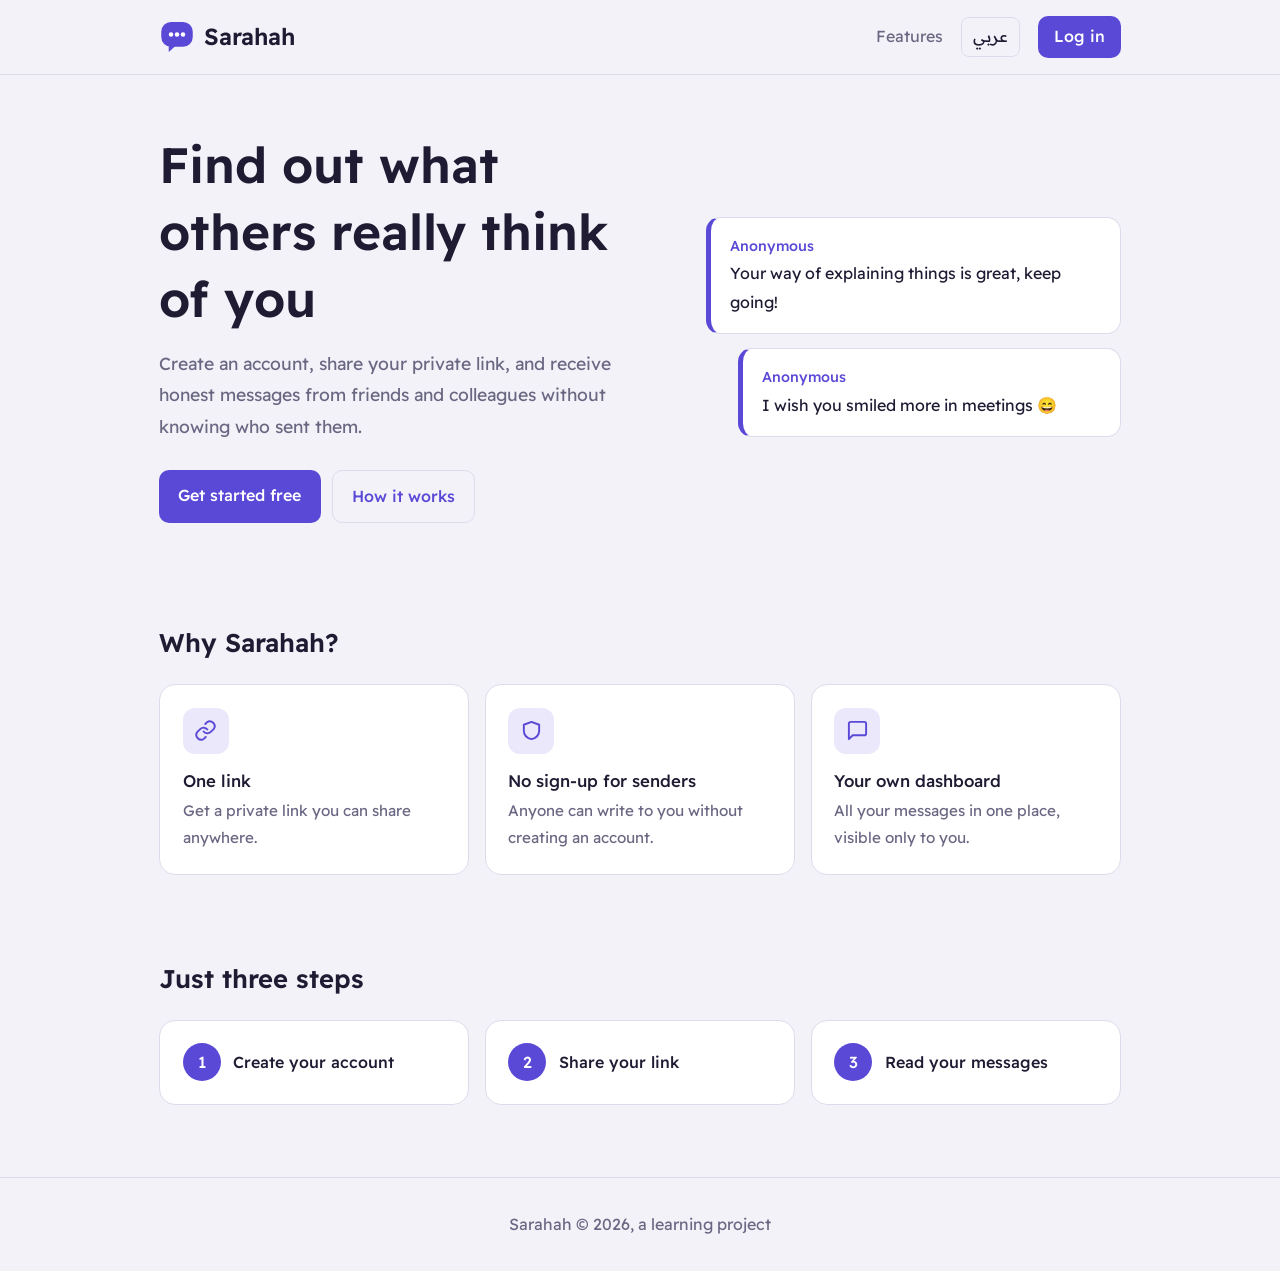
<file: frontend/index.html>
<!DOCTYPE html>
<html lang="ar" dir="rtl">
<head>
<meta charset="utf-8">
<meta name="viewport" content="width=device-width, initial-scale=1">
<title>صراحة | Sarahah</title>
<link rel="icon" href="logo.svg">
<link rel="preconnect" href="https://fonts.googleapis.com">
<link rel="preconnect" href="https://fonts.gstatic.com" crossorigin>
<link href="https://fonts.googleapis.com/css2?family=Readex+Pro:wght@400;500;600&display=swap" rel="stylesheet">
<link rel="stylesheet" href="style.css?v=5">
</head>
<body>

<header id="site-header"></header>

<main>
  <section class="hero">
    <div>
      <h1 data-i18n="hero_t"></h1>
      <p data-i18n="hero_s"></p>
      <div class="cta">
        <a class="btn" href="login.html?m=register" data-i18n="cta1"></a>
        <a class="btn ghost" href="#how" data-i18n="cta2"></a>
      </div>
    </div>
    <div class="bubbles" aria-hidden="true">
      <div class="bubble"><b data-i18n="anon"></b><span data-i18n="m1"></span></div>
      <div class="bubble"><b data-i18n="anon"></b><span data-i18n="m2"></span></div>
    </div>
  </section>

  <section class="sec" id="features">
    <h2 data-i18n="f_t"></h2>
    <div class="grid">
      <div class="card">
        <div class="ico"><svg viewBox="0 0 24 24"><path d="M10 13a5 5 0 0 0 7.5.5l3-3a5 5 0 0 0-7-7l-1.7 1.7M14 11a5 5 0 0 0-7.5-.5l-3 3a5 5 0 0 0 7 7l1.7-1.7"/></svg></div>
        <h3 data-i18n="f1t"></h3>
        <p data-i18n="f1d"></p>
      </div>
      <div class="card">
        <div class="ico"><svg viewBox="0 0 24 24"><path d="M12 3l8 3v6c0 5-3.5 8-8 9-4.5-1-8-4-8-9V6z"/></svg></div>
        <h3 data-i18n="f2t"></h3>
        <p data-i18n="f2d"></p>
      </div>
      <div class="card">
        <div class="ico"><svg viewBox="0 0 24 24"><path d="M21 15a2 2 0 0 1-2 2H7l-4 4V5a2 2 0 0 1 2-2h14a2 2 0 0 1 2 2z"/></svg></div>
        <h3 data-i18n="f3t"></h3>
        <p data-i18n="f3d"></p>
      </div>
    </div>
  </section>

  <section class="sec" id="how">
    <h2 data-i18n="h_t"></h2>
    <div class="grid steps">
      <div class="card step" data-i18n="s1"></div>
      <div class="card step" data-i18n="s2"></div>
      <div class="card step" data-i18n="s3"></div>
    </div>
  </section>
</main>

<footer class="site" data-i18n="foot"></footer>

<script src="app.js"></script>
<script src="i18n.js"></script>
<script src="header.js"></script>
<script>setLang(LANG);</script>
</body>
</html>
</file>
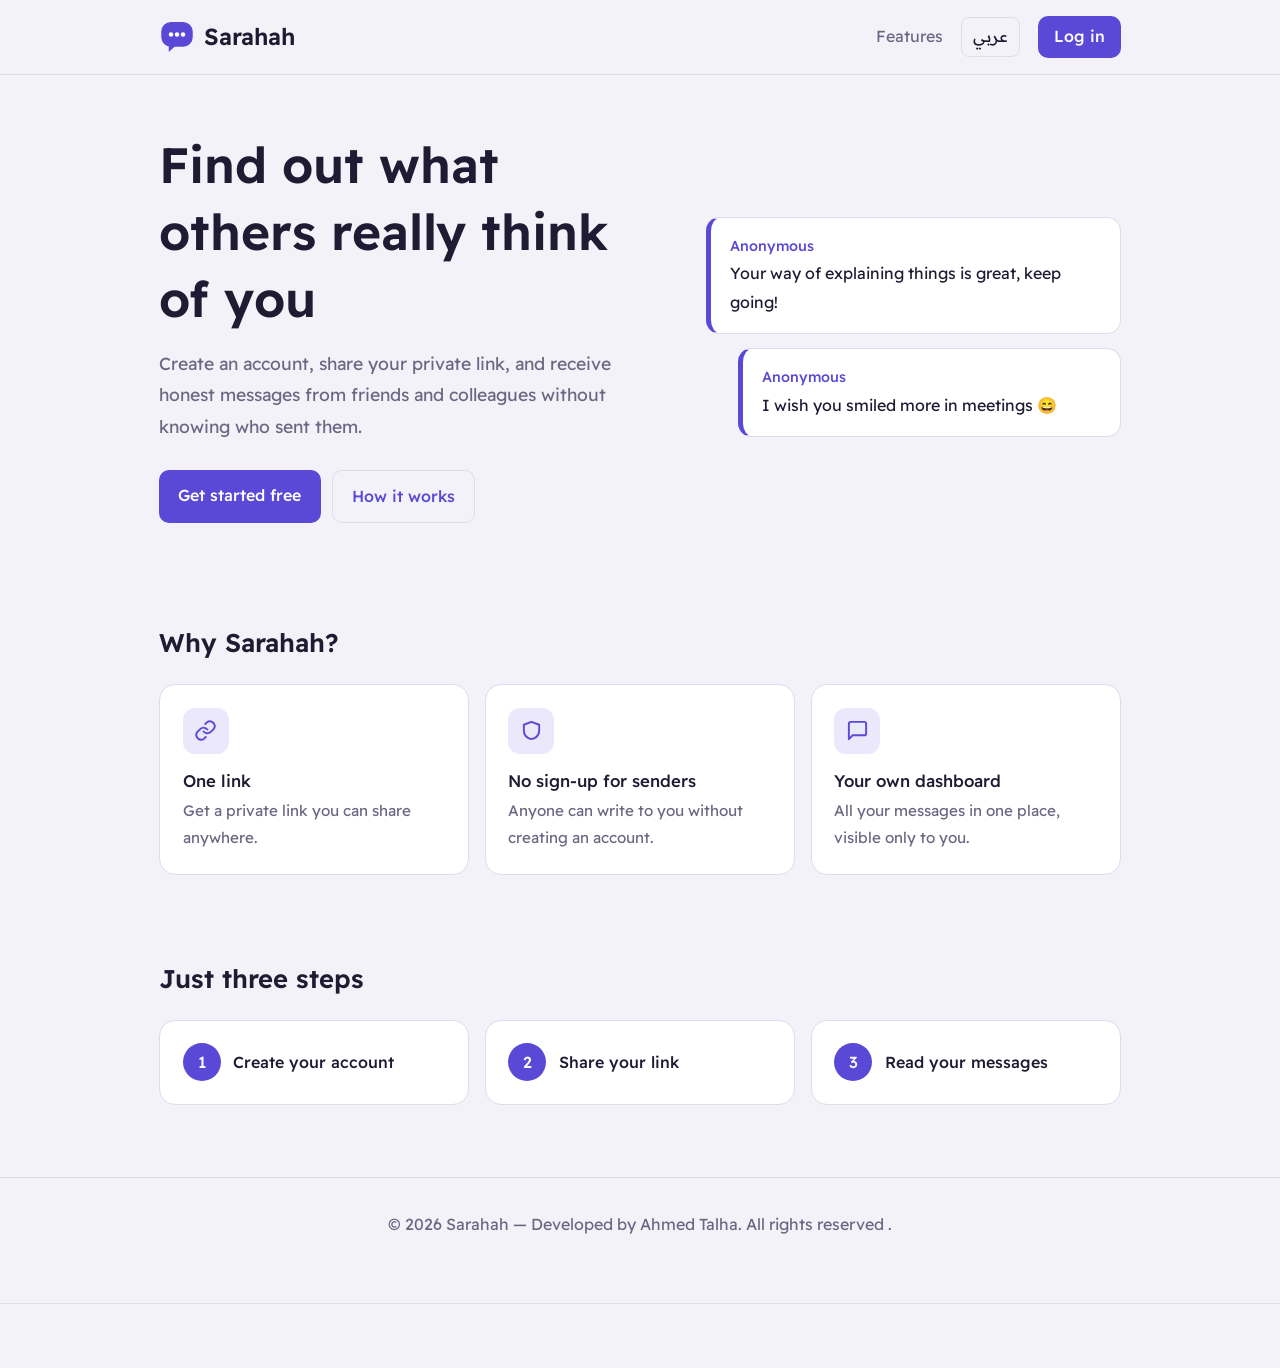
<file: application/frontend/index.html>
<!DOCTYPE html>
<html lang="ar" dir="rtl">
<head>
<meta charset="utf-8">
<meta name="viewport" content="width=device-width, initial-scale=1">
<title>صراحة | Sarahah</title>
<link rel="icon" href="logo.svg">
<link rel="preconnect" href="https://fonts.googleapis.com">
<link rel="preconnect" href="https://fonts.gstatic.com" crossorigin>
<link href="https://fonts.googleapis.com/css2?family=Readex+Pro:wght@400;500;600&display=swap" rel="stylesheet">
<link rel="stylesheet" href="style.css?v=5">
</head>
<body>

<header id="site-header"></header>

<main>
  <section class="hero">
    <div>
      <h1 data-i18n="hero_t"></h1>
      <p data-i18n="hero_s"></p>
      <div class="cta">
        <a class="btn" href="login.html?m=register" data-i18n="cta1"></a>
        <a class="btn ghost" href="#how" data-i18n="cta2"></a>
      </div>
    </div>
    <div class="bubbles" aria-hidden="true">
      <div class="bubble"><b data-i18n="anon"></b><span data-i18n="m1"></span></div>
      <div class="bubble"><b data-i18n="anon"></b><span data-i18n="m2"></span></div>
    </div>
  </section>

  <section class="sec" id="features">
    <h2 data-i18n="f_t"></h2>
    <div class="grid">
      <div class="card">
        <div class="ico"><svg viewBox="0 0 24 24"><path d="M10 13a5 5 0 0 0 7.5.5l3-3a5 5 0 0 0-7-7l-1.7 1.7M14 11a5 5 0 0 0-7.5-.5l-3 3a5 5 0 0 0 7 7l1.7-1.7"/></svg></div>
        <h3 data-i18n="f1t"></h3>
        <p data-i18n="f1d"></p>
      </div>
      <div class="card">
        <div class="ico"><svg viewBox="0 0 24 24"><path d="M12 3l8 3v6c0 5-3.5 8-8 9-4.5-1-8-4-8-9V6z"/></svg></div>
        <h3 data-i18n="f2t"></h3>
        <p data-i18n="f2d"></p>
      </div>
      <div class="card">
        <div class="ico"><svg viewBox="0 0 24 24"><path d="M21 15a2 2 0 0 1-2 2H7l-4 4V5a2 2 0 0 1 2-2h14a2 2 0 0 1 2 2z"/></svg></div>
        <h3 data-i18n="f3t"></h3>
        <p data-i18n="f3d"></p>
      </div>
    </div>
  </section>

  <section class="sec" id="how">
    <h2 data-i18n="h_t"></h2>
    <div class="grid steps">
      <div class="card step" data-i18n="s1"></div>
      <div class="card step" data-i18n="s2"></div>
      <div class="card step" data-i18n="s3"></div>
    </div>
  </section>
</main>

<footer class="site" data-i18n="foot"></footer>

<script src="app.js"></script>
<script src="i18n.js"></script>
<script src="header.js"></script>
<script>setLang(LANG);</script>
</body>
</html>
</file>
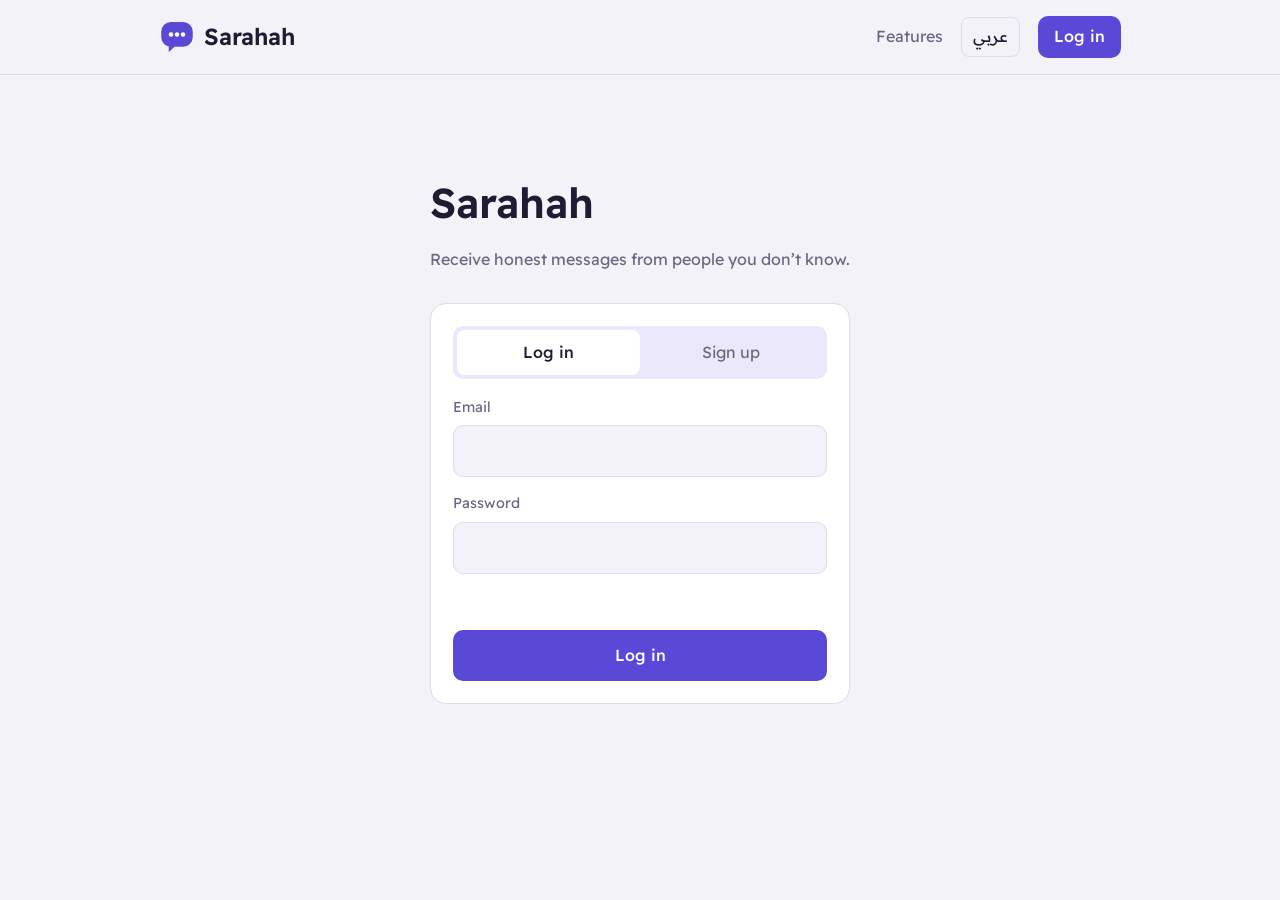
<file: frontend/dashboard.html>
<!DOCTYPE html>
<html lang="ar" dir="rtl">
<head>
<meta charset="utf-8">
<meta name="viewport" content="width=device-width, initial-scale=1">
<title>صراحة | Sarahah</title>
<link rel="icon" href="logo.svg">
<link rel="preconnect" href="https://fonts.googleapis.com">
<link rel="preconnect" href="https://fonts.gstatic.com" crossorigin>
<link href="https://fonts.googleapis.com/css2?family=Readex+Pro:wght@400;500;600&display=swap" rel="stylesheet">
<link rel="stylesheet" href="style.css?v=5">
</head>
<body>
<header id="site-header"></header>
<main class="wrap">
  <section class="card">
    <h2 data-i18n="d_share"></h2>
    <p class="hint" data-i18n="d_hint"></p>
    <div class="share">
      <input id="link" readonly aria-label="link">
      <button class="btn" id="copy" type="button" data-i18n="copy"></button>
    </div>
  </section>
  <div class="head"><h2 data-i18n="d_in"></h2><span class="hint" id="count"></span></div>
  <div class="list" id="list"></div>
</main>
<script src="app.js"></script>
<script src="i18n.js"></script>
<script src="header.js"></script>
<script>
const $ = id => document.getElementById(id);
if (!getToken()) location.href = "login.html";
let items = [];

$("copy").onclick = async () => {
  await navigator.clipboard.writeText($("link").value);
  $("copy").textContent = t("copied");
  setTimeout(() => $("copy").textContent = t("copy"), 1500);
};

function render() {
  const list = $("list");
  list.replaceChildren();
  $("count").textContent = items.length ? items.length + " " + t("d_count") : "";
  if (!items.length) {
    const d = document.createElement("div");
    d.className = "empty";
    d.textContent = t("d_empty");
    list.append(d);
    return;
  }
  for (const m of items) {
    const box = document.createElement("article");
    box.className = "msg";
    const s = document.createElement("strong");
    s.textContent = m.sender_name || t("anon");
    const p = document.createElement("p");
    p.textContent = m.text;
    const tm = document.createElement("time");
    tm.textContent = new Date(m.created_at).toLocaleString(LANG);
    box.append(s, p, tm);
    list.append(box);
  }
}
window.onLang = render;
setLang(LANG);

(async () => {
  try {
    const me = await api("/me");
    $("link").value = location.origin + "/u.html?u=" + me.username;
  } catch (e) {
    if (e.status === 401) { localStorage.removeItem("token"); location.href = "login.html"; }
    return;
  }
  try { items = (await api("/messages")).items; render(); }
  catch { $("list").textContent = t("d_err"); }
})();
</script>
</body>
</html>
</file>
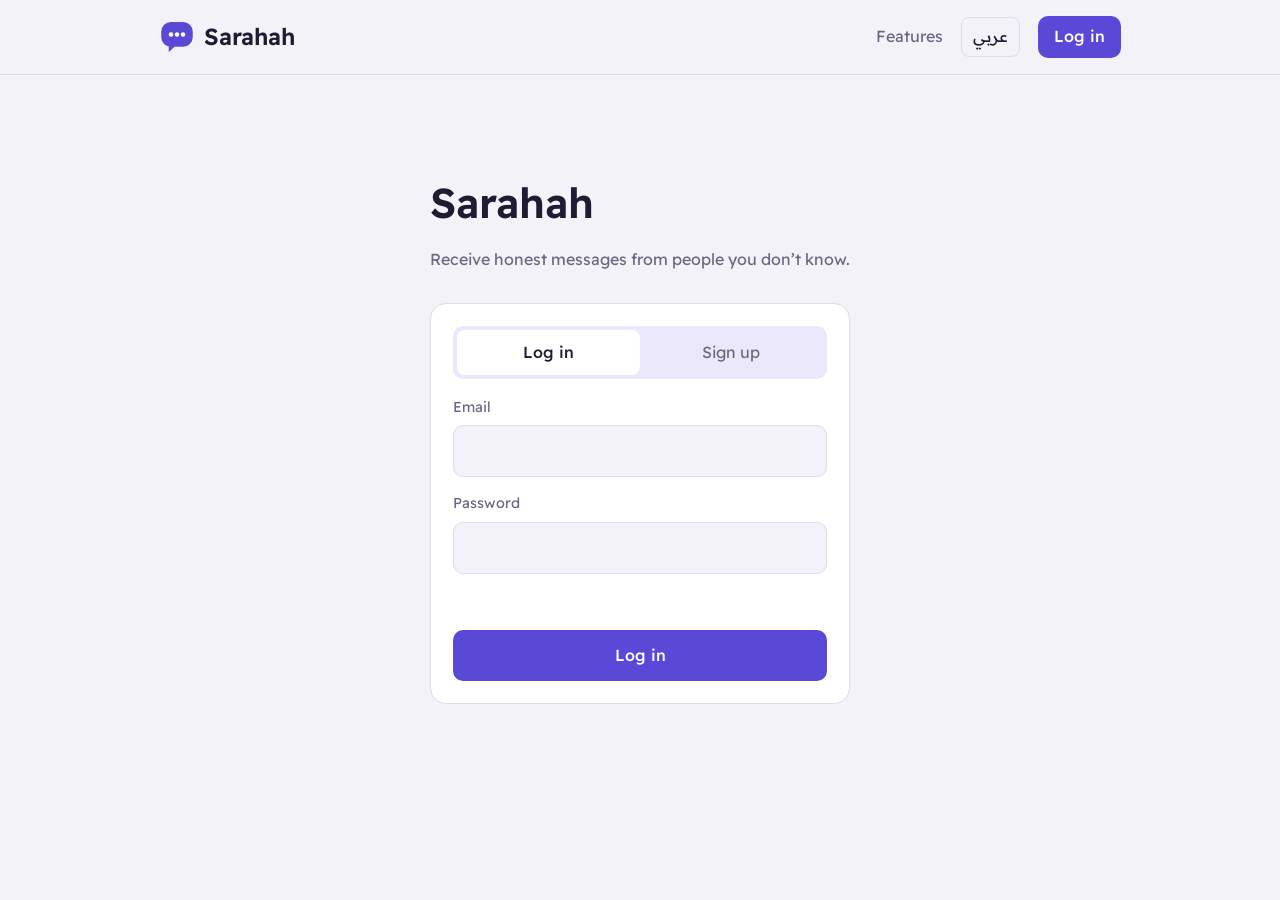
<file: frontend/login.html>
<!DOCTYPE html>
<html lang="ar" dir="rtl">
<head>
<meta charset="utf-8">
<meta name="viewport" content="width=device-width, initial-scale=1">
<title>صراحة | Sarahah</title>
<link rel="icon" href="logo.svg">
<link rel="preconnect" href="https://fonts.googleapis.com">
<link rel="preconnect" href="https://fonts.gstatic.com" crossorigin>
<link href="https://fonts.googleapis.com/css2?family=Readex+Pro:wght@400;500;600&display=swap" rel="stylesheet">
<link rel="stylesheet" href="style.css?v=5">
</head>
<body>

<header id="site-header"></header>

<main class="center" style="min-height:80vh">
  <div class="panel">
    <h1 class="brand" data-i18n="brand"></h1>
    <p class="tagline" data-i18n="tag"></p>
    <div class="card">
      <div class="tabs" role="tablist">
        <button type="button" role="tab" id="t-login" aria-selected="true" data-i18n="tab_l"></button>
        <button type="button" role="tab" id="t-register" aria-selected="false" data-i18n="tab_r"></button>
      </div>
      <form id="form">
        <div id="name-box" class="hidden">
          <label for="username" data-i18n="l_u"></label>
          <input id="username" name="username" autocomplete="username" dir="ltr" placeholder="ahmed_99">
        </div>
        <label for="email" data-i18n="l_e"></label>
        <input id="email" name="email" type="email" autocomplete="email" dir="ltr" required>
        <label for="password" data-i18n="l_p"></label>
        <input id="password" name="password" type="password" minlength="8" autocomplete="current-password" required>
        <p class="err" id="err" role="alert"></p>
        <button class="btn wide" id="submit"></button>
      </form>
    </div>
  </div>
</main>

<script src="app.js"></script>
<script src="i18n.js"></script>
<script src="header.js"></script>
<script>
if (getToken()) location.href = "dashboard.html";

const $ = id => document.getElementById(id);
let mode = new URLSearchParams(location.search).get("m") === "register" ? "register" : "login";

function setMode(m) {
  mode = m;
  $("t-login").setAttribute("aria-selected", m === "login");
  $("t-register").setAttribute("aria-selected", m === "register");
  $("name-box").classList.toggle("hidden", m === "login");
  $("username").required = m === "register";
  $("submit").textContent = t(m === "login" ? "sub_l" : "sub_r");
  $("err").textContent = "";
}
$("t-login").onclick = () => setMode("login");
$("t-register").onclick = () => setMode("register");
window.onLang = () => setMode(mode);

$("form").addEventListener("submit", async e => {
  e.preventDefault();
  $("err").textContent = "";
  $("submit").disabled = true;
  const f = Object.fromEntries(new FormData(e.target));
  try {
    if (mode === "register") {
      await api("/auth/register", { method: "POST",
        body: JSON.stringify({ username: f.username, email: f.email, password: f.password }) });
    }
    const res = await api("/auth/login", { method: "POST",
      body: JSON.stringify({ email: f.email, password: f.password }) });
    localStorage.setItem("token", res.token);
    location.href = "dashboard.html";
  } catch (x) {
    $("err").textContent = x.message;
    $("submit").disabled = false;
  }
});

setLang(LANG);
</script>
</body>
</html>
</file>
<file: frontend/style.css>
:root{--bg:#f3f2f8;--card:#fff;--ink:#1e1b33;--muted:#6a6783;--line:#dedcec;--accent:#5a49d6;--accent-ink:#fff;--soft:#ebe8fb;--bad:#c0392b}
@media(prefers-color-scheme:dark){:root{--bg:#14121f;--card:#1e1b30;--ink:#ece9fa;--muted:#a19dbd;--line:#322e4d;--accent:#9a8cff;--accent-ink:#14121f;--soft:#2a2547;--bad:#ff8b7d}}
*{box-sizing:border-box;margin:0}
body{font-family:"Readex Pro",Tahoma,Arial,sans-serif;background:var(--bg);color:var(--ink);line-height:1.8;min-height:100vh}
:focus-visible{outline:3px solid var(--accent);outline-offset:2px}
.hidden{display:none}
.brand{font-size:2.6rem;font-weight:600}
.center{min-height:100vh;display:grid;place-items:center;padding:1.5rem}
.panel{width:100%;max-width:420px}
.tagline{color:var(--muted);margin:.3rem 0 1.8rem}
.card{background:var(--card);border:1px solid var(--line);border-radius:16px;padding:1.4rem}
.tabs{display:grid;grid-template-columns:1fr 1fr;background:var(--soft);border-radius:10px;padding:4px;margin-bottom:1rem}
.tabs button{border:0;background:transparent;color:var(--muted);font:inherit;padding:.5rem;border-radius:8px;cursor:pointer}
.tabs button[aria-selected=true]{background:var(--card);color:var(--ink);font-weight:500}
label{display:block;font-size:.9rem;color:var(--muted);margin:.9rem 0 .3rem}
input{width:100%;font:inherit;color:var(--ink);background:var(--bg);border:1px solid var(--line);border-radius:10px;padding:.65rem .8rem}
.btn{font:inherit;font-weight:500;border:0;border-radius:10px;padding:.7rem 1.2rem;background:var(--accent);color:var(--accent-ink);cursor:pointer}
.btn:disabled{opacity:.6;cursor:wait}
.btn.wide{width:100%;margin-top:1.2rem}
.btn.ghost{background:transparent;color:var(--accent);border:1px solid var(--line)}
.err{color:var(--bad);min-height:1.5rem;margin-top:.8rem;font-size:.92rem}
.top{border-bottom:1px solid var(--line);background:var(--card)}
.top .in,.wrap{max-width:760px;margin:0 auto;padding:0 1.2rem}
.top .in{display:flex;justify-content:space-between;align-items:center;height:64px}
.top .brand{font-size:1.4rem}
.who{display:flex;gap:.8rem;align-items:center;color:var(--muted)}
.wrap{padding-top:1.6rem;padding-bottom:3rem}
h2{font-size:1.15rem;font-weight:500}
.hint{color:var(--muted);font-size:.92rem}
.share{display:flex;gap:.6rem;margin-top:.7rem}
.share input{direction:ltr;text-align:left}
.head{display:flex;justify-content:space-between;align-items:baseline;margin-top:1.8rem}
.list{margin-top:.8rem;display:grid;gap:.8rem}
.msg{background:var(--card);border:1px solid var(--line);border-inline-start:5px solid var(--accent);border-radius:12px;padding:1rem 1.1rem}
.msg p{white-space:pre-wrap;overflow-wrap:anywhere}
.msg time{display:block;margin-top:.5rem;color:var(--muted);font-size:.82rem}
.empty{text-align:center;color:var(--muted);padding:2.5rem 1rem;border:1px dashed var(--line);border-radius:12px}
textarea{width:100%;font:inherit;color:var(--ink);background:var(--bg);border:1px solid var(--line);border-radius:10px;padding:.65rem .8rem;resize:vertical;min-height:140px}
.counter{color:var(--muted);font-size:.82rem;text-align:end;margin-top:.3rem}
.msg strong{display:block;font-weight:500;margin-bottom:.2rem;color:var(--accent)}
.done{text-align:center;padding:1rem 0}
.done h2{margin-bottom:.4rem}
.nav{display:flex;justify-content:space-between;align-items:center;max-width:1000px;margin:0 auto;padding:1rem 1.2rem}
.nav .brand{font-size:1.5rem;color:var(--ink);text-decoration:none}
.nav .links{display:flex;gap:1.1rem;align-items:center}
.nav .links a:not(.btn){color:var(--muted);text-decoration:none}
a.btn{display:inline-block;text-decoration:none}
.btn.sm{padding:.4rem 1rem}
.lang{font:inherit;background:transparent;color:var(--ink);border:1px solid var(--line);border-radius:8px;padding:.3rem .7rem;cursor:pointer}
.hero{max-width:1000px;margin:0 auto;padding:3.5rem 1.2rem;display:grid;grid-template-columns:1.1fr .9fr;gap:2.5rem;align-items:center}
.hero h1{font-size:clamp(2rem,5vw,3.1rem);line-height:1.35;font-weight:600}
.hero p{color:var(--muted);margin:1rem 0 1.7rem;font-size:1.1rem}
.cta{display:flex;gap:.7rem;flex-wrap:wrap}
.bubbles{display:grid;gap:.9rem}
.bubble{background:var(--card);border:1px solid var(--line);border-inline-start:5px solid var(--accent);border-radius:14px;padding:1rem 1.2rem}
.bubble:nth-child(2){margin-inline-start:2rem}
.bubble b{display:block;color:var(--accent);font-weight:500;font-size:.9rem}
.sec{max-width:1000px;margin:0 auto;padding:2.5rem 1.2rem}
.sec>h2{font-size:1.6rem;margin-bottom:1.2rem;font-weight:600}
.grid{display:grid;grid-template-columns:repeat(auto-fit,minmax(230px,1fr));gap:1rem}
.ico{width:46px;height:46px;border-radius:12px;background:var(--soft);color:var(--accent);display:grid;place-items:center;margin-bottom:.8rem}
.ico svg{width:23px;height:23px;fill:none;stroke:currentColor;stroke-width:2;stroke-linecap:round;stroke-linejoin:round}
.grid h3{font-size:1.05rem;font-weight:500}
.grid p{color:var(--muted);font-size:.95rem}
.steps{counter-reset:s}
.step{display:flex;gap:.8rem;align-items:center;font-weight:500}
.step::before{counter-increment:s;content:counter(s);width:38px;height:38px;border-radius:50%;background:var(--accent);color:var(--accent-ink);display:grid;place-items:center;flex:none}
footer.site{text-align:center;color:var(--muted);padding:2rem 1rem;border-top:1px solid var(--line);margin-top:2rem}
@media(max-width:760px){.hero{grid-template-columns:1fr;padding-top:2rem}.nav .links a:not(.btn){display:none}}
.bar{position:sticky;top:0;z-index:10;background:var(--bg);background:color-mix(in srgb,var(--bg) 88%,transparent);backdrop-filter:blur(8px);border-bottom:1px solid var(--line)}
.logo{display:flex;align-items:center;gap:.55rem;text-decoration:none;color:var(--ink)}
.logo svg{width:36px;height:36px;flex:none}
.logo .b{fill:var(--accent)}
.logo .d{fill:var(--accent-ink)}
.wordmark{font-size:1.45rem;font-weight:600}
.chip{display:flex;align-items:center;gap:.5rem;background:var(--soft);border-radius:999px;padding-block:.2rem;padding-inline:.3rem .9rem;font-size:.92rem}
.av{width:28px;height:28px;border-radius:50%;background:var(--accent);color:var(--accent-ink);display:grid;place-items:center;font-size:.85rem;font-weight:500}
@media(max-width:560px){.chip span:last-child{display:none}.chip{padding-inline:.3rem}}
.who-box{text-align:center;margin-bottom:1.4rem}
.who-box .tagline{margin:0}
.who-box b{color:var(--ink)}
.av.big{width:64px;height:64px;font-size:1.6rem;margin:0 auto .8rem}
.note{color:var(--muted);font-size:.85rem;text-align:center;margin-top:1rem}
.done .btn{display:inline-block;margin-top:.8rem}
</file>
<file: application/frontend/style.css>
:root{--bg:#f3f2f8;--card:#fff;--ink:#1e1b33;--muted:#6a6783;--line:#dedcec;--accent:#5a49d6;--accent-ink:#fff;--soft:#ebe8fb;--bad:#c0392b}
@media(prefers-color-scheme:dark){:root{--bg:#14121f;--card:#1e1b30;--ink:#ece9fa;--muted:#a19dbd;--line:#322e4d;--accent:#9a8cff;--accent-ink:#14121f;--soft:#2a2547;--bad:#ff8b7d}}
*{box-sizing:border-box;margin:0}
body{font-family:"Readex Pro",Tahoma,Arial,sans-serif;background:var(--bg);color:var(--ink);line-height:1.8;min-height:100vh}
:focus-visible{outline:3px solid var(--accent);outline-offset:2px}
.hidden{display:none}
.brand{font-size:2.6rem;font-weight:600}
.center{min-height:100vh;display:grid;place-items:center;padding:1.5rem}
.panel{width:100%;max-width:420px}
.tagline{color:var(--muted);margin:.3rem 0 1.8rem}
.card{background:var(--card);border:1px solid var(--line);border-radius:16px;padding:1.4rem}
.tabs{display:grid;grid-template-columns:1fr 1fr;background:var(--soft);border-radius:10px;padding:4px;margin-bottom:1rem}
.tabs button{border:0;background:transparent;color:var(--muted);font:inherit;padding:.5rem;border-radius:8px;cursor:pointer}
.tabs button[aria-selected=true]{background:var(--card);color:var(--ink);font-weight:500}
label{display:block;font-size:.9rem;color:var(--muted);margin:.9rem 0 .3rem}
input{width:100%;font:inherit;color:var(--ink);background:var(--bg);border:1px solid var(--line);border-radius:10px;padding:.65rem .8rem}
.btn{font:inherit;font-weight:500;border:0;border-radius:10px;padding:.7rem 1.2rem;background:var(--accent);color:var(--accent-ink);cursor:pointer}
.btn:disabled{opacity:.6;cursor:wait}
.btn.wide{width:100%;margin-top:1.2rem}
.btn.ghost{background:transparent;color:var(--accent);border:1px solid var(--line)}
.err{color:var(--bad);min-height:1.5rem;margin-top:.8rem;font-size:.92rem}
.top{border-bottom:1px solid var(--line);background:var(--card)}
.top .in,.wrap{max-width:760px;margin:0 auto;padding:0 1.2rem}
.top .in{display:flex;justify-content:space-between;align-items:center;height:64px}
.top .brand{font-size:1.4rem}
.who{display:flex;gap:.8rem;align-items:center;color:var(--muted)}
.wrap{padding-top:1.6rem;padding-bottom:3rem}
h2{font-size:1.15rem;font-weight:500}
.hint{color:var(--muted);font-size:.92rem}
.share{display:flex;gap:.6rem;margin-top:.7rem}
.share input{direction:ltr;text-align:left}
.head{display:flex;justify-content:space-between;align-items:baseline;margin-top:1.8rem}
.list{margin-top:.8rem;display:grid;gap:.8rem}
.msg{background:var(--card);border:1px solid var(--line);border-inline-start:5px solid var(--accent);border-radius:12px;padding:1rem 1.1rem}
.msg p{white-space:pre-wrap;overflow-wrap:anywhere}
.msg time{display:block;margin-top:.5rem;color:var(--muted);font-size:.82rem}
.empty{text-align:center;color:var(--muted);padding:2.5rem 1rem;border:1px dashed var(--line);border-radius:12px}
textarea{width:100%;font:inherit;color:var(--ink);background:var(--bg);border:1px solid var(--line);border-radius:10px;padding:.65rem .8rem;resize:vertical;min-height:140px}
.counter{color:var(--muted);font-size:.82rem;text-align:end;margin-top:.3rem}
.msg strong{display:block;font-weight:500;margin-bottom:.2rem;color:var(--accent)}
.done{text-align:center;padding:1rem 0}
.done h2{margin-bottom:.4rem}
.nav{display:flex;justify-content:space-between;align-items:center;max-width:1000px;margin:0 auto;padding:1rem 1.2rem}
.nav .brand{font-size:1.5rem;color:var(--ink);text-decoration:none}
.nav .links{display:flex;gap:1.1rem;align-items:center}
.nav .links a:not(.btn){color:var(--muted);text-decoration:none}
a.btn{display:inline-block;text-decoration:none}
.btn.sm{padding:.4rem 1rem}
.lang{font:inherit;background:transparent;color:var(--ink);border:1px solid var(--line);border-radius:8px;padding:.3rem .7rem;cursor:pointer}
.hero{max-width:1000px;margin:0 auto;padding:3.5rem 1.2rem;display:grid;grid-template-columns:1.1fr .9fr;gap:2.5rem;align-items:center}
.hero h1{font-size:clamp(2rem,5vw,3.1rem);line-height:1.35;font-weight:600}
.hero p{color:var(--muted);margin:1rem 0 1.7rem;font-size:1.1rem}
.cta{display:flex;gap:.7rem;flex-wrap:wrap}
.bubbles{display:grid;gap:.9rem}
.bubble{background:var(--card);border:1px solid var(--line);border-inline-start:5px solid var(--accent);border-radius:14px;padding:1rem 1.2rem}
.bubble:nth-child(2){margin-inline-start:2rem}
.bubble b{display:block;color:var(--accent);font-weight:500;font-size:.9rem}
.sec{max-width:1000px;margin:0 auto;padding:2.5rem 1.2rem}
.sec>h2{font-size:1.6rem;margin-bottom:1.2rem;font-weight:600}
.grid{display:grid;grid-template-columns:repeat(auto-fit,minmax(230px,1fr));gap:1rem}
.ico{width:46px;height:46px;border-radius:12px;background:var(--soft);color:var(--accent);display:grid;place-items:center;margin-bottom:.8rem}
.ico svg{width:23px;height:23px;fill:none;stroke:currentColor;stroke-width:2;stroke-linecap:round;stroke-linejoin:round}
.grid h3{font-size:1.05rem;font-weight:500}
.grid p{color:var(--muted);font-size:.95rem}
.steps{counter-reset:s}
.step{display:flex;gap:.8rem;align-items:center;font-weight:500}
.step::before{counter-increment:s;content:counter(s);width:38px;height:38px;border-radius:50%;background:var(--accent);color:var(--accent-ink);display:grid;place-items:center;flex:none}
footer.site{text-align:center;color:var(--muted);padding:2rem 1rem;border-top:1px solid var(--line);margin-top:2rem}
@media(max-width:760px){.hero{grid-template-columns:1fr;padding-top:2rem}.nav .links a:not(.btn){display:none}}
.bar{position:sticky;top:0;z-index:10;background:var(--bg);background:color-mix(in srgb,var(--bg) 88%,transparent);backdrop-filter:blur(8px);border-bottom:1px solid var(--line)}
.logo{display:flex;align-items:center;gap:.55rem;text-decoration:none;color:var(--ink)}
.logo svg{width:36px;height:36px;flex:none}
.logo .b{fill:var(--accent)}
.logo .d{fill:var(--accent-ink)}
.wordmark{font-size:1.45rem;font-weight:600}
.chip{display:flex;align-items:center;gap:.5rem;background:var(--soft);border-radius:999px;padding-block:.2rem;padding-inline:.3rem .9rem;font-size:.92rem}
.av{width:28px;height:28px;border-radius:50%;background:var(--accent);color:var(--accent-ink);display:grid;place-items:center;font-size:.85rem;font-weight:500}
@media(max-width:560px){.chip span:last-child{display:none}.chip{padding-inline:.3rem}}
.who-box{text-align:center;margin-bottom:1.4rem}
.who-box .tagline{margin:0}
.who-box b{color:var(--ink)}
.av.big{width:64px;height:64px;font-size:1.6rem;margin:0 auto .8rem}
.note{color:var(--muted);font-size:.85rem;text-align:center;margin-top:1rem}
.done .btn{display:inline-block;margin-top:.8rem}
</file>
